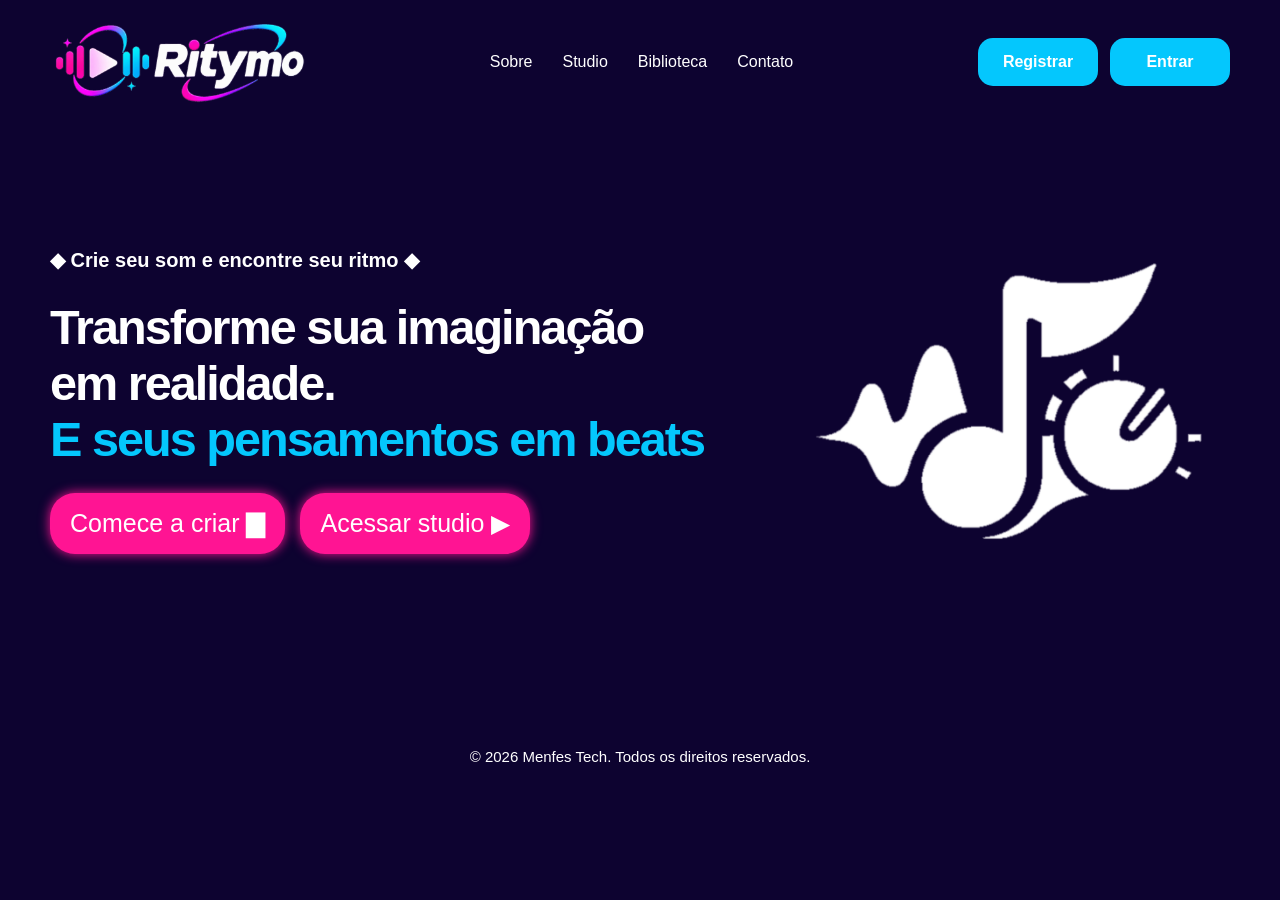
<file: index.html>
<!DOCTYPE html>
<html lang="pt-br">
<head>
    <meta charset="UTF-8">
    <meta name="viewport" content="width=device-width, initial-scale=1.0">
    <title>Ritymo</title>
    <link rel="stylesheet" href="style.css">
</head>

<body>

    <header>
        <!-- Logo -->
        <div class="logo-area">
            <img src="logo.png" alt="Logo do Ritymo" class="logo">
        </div>

        <!-- Menu -->
        <nav class="menu">
            <a href="sobre.html">Sobre</a>
            <a href="studio.html">Studio</a>
            <a href="bibli.html">Biblioteca</a>
            <a href="contato.html">Contato</a>
        </nav>

        <!-- Botões de login -->
        <div class="botoes-login">
            <button class="botao-conta"
                onclick="window.location.href='criar.html'">
                Registrar
            </button>

            <button class="botao-entrar"
                onclick="window.location.href='entrar.html'">
                Entrar
            </button>
        </div>
    </header>

    <main>
        <!-- Conteúdo principal -->
        <section class="hero">

            <div class="hero-texto">
                <h2 class="subtitulo">
                    ◆ Crie seu som e encontre seu ritmo ◆
                </h2>

                <h1 class="titulo">
                    Transforme sua imaginação<br>
                    em realidade.<br>
                    <span>E seus pensamentos em beats</span>
                </h1>

                <!-- Botões principais -->
                <div class="botoes">
                    <button class="botao-criar"
                        onclick="window.location.href='criar.html'">
                        Comece a criar ▇
                    </button>

                    <button class="botao-studio"
                        onclick="window.location.href='studio.html'">
                        Acessar studio ▶
                    </button>
                </div>
            </div>

            <!-- Imagem -->
            <div class="hero-imagem">
                <img src="simbolo.png" alt="Símbolo do Ritymo">
            </div>

        </section>
    </main>

    <!-- Rodapé -->
    <footer class="rodape">
        © 2026 Menfes Tech. Todos os direitos reservados.
    </footer>

</body>
</html>
</file>
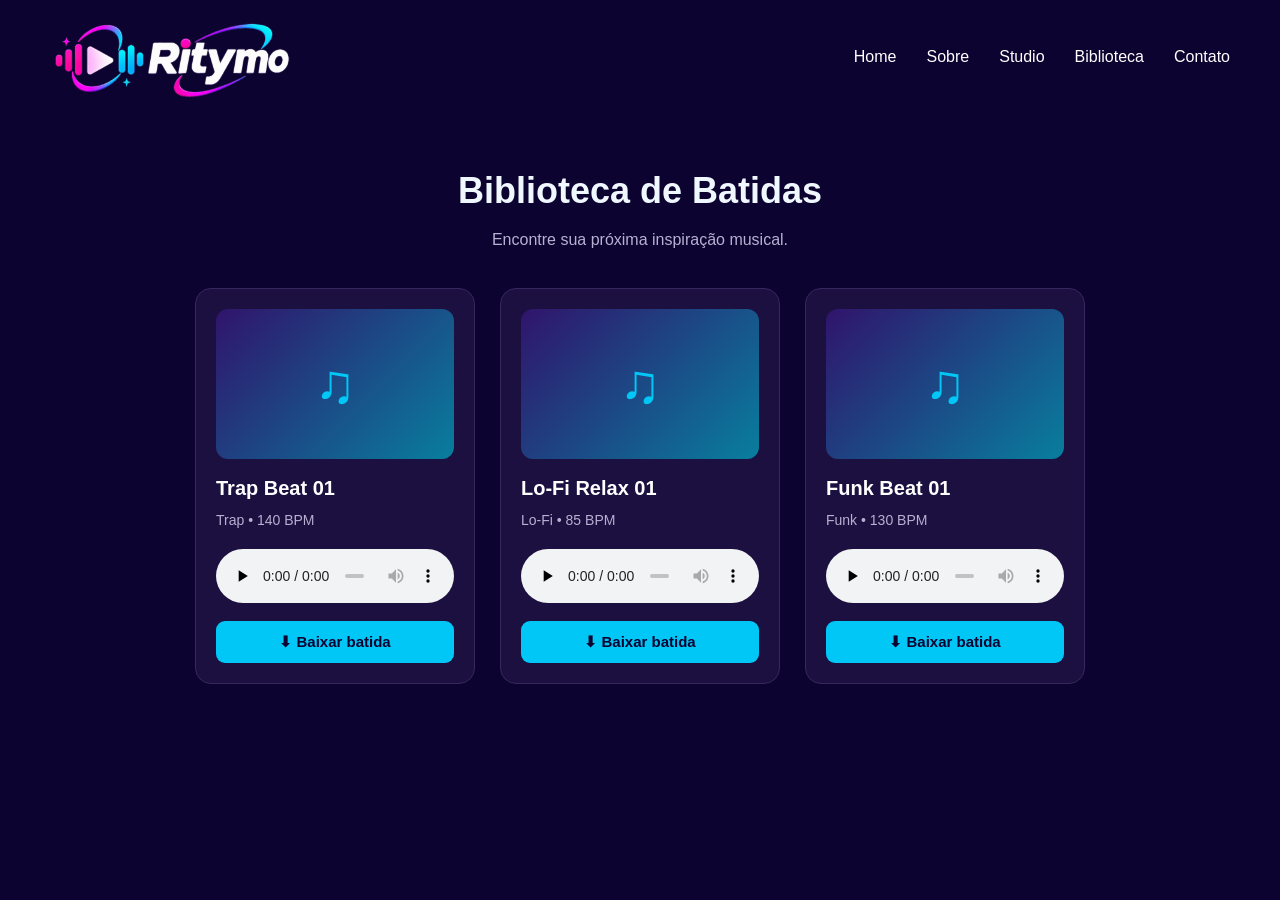
<file: bibli.html>
<!DOCTYPE html>
<html lang="pt-br">
<head>
    <meta charset="UTF-8">
    <meta name="viewport" content="width=device-width, initial-scale=1.0">
    <title>Ritymo - Biblioteca</title>
    <link rel="stylesheet" href="bibli.css">
</head>
<body>

    <div id="alertaUsuario" class="alerta-usuario" role="status" hidden></div>

    <header>
        <!-- Logo -->
        <div class="logo-area">
            <img src="logo.png" alt="Logo do site" class="logo">
        </div>

        <!-- Menu -->
        <nav class="menu">
            <a href="index.html">Home</a>
            <a href="sobre.html">Sobre</a>
            <a href="studio.html">Studio</a>
            <a href="bibli.html">Biblioteca</a>
            <a href="contato.html">Contato</a>
        </nav>
    </header>

    <!-- Conteúdo da biblioteca -->
    <main>
        <h1>Biblioteca de Batidas</h1>
        <p>Encontre sua próxima inspiração musical.</p>

        <section id="listaBatidas" class="lista-batidas">
        </section>
    </main>

    <script src="biblioteca.js"></script>

</body>
</html>
</file>
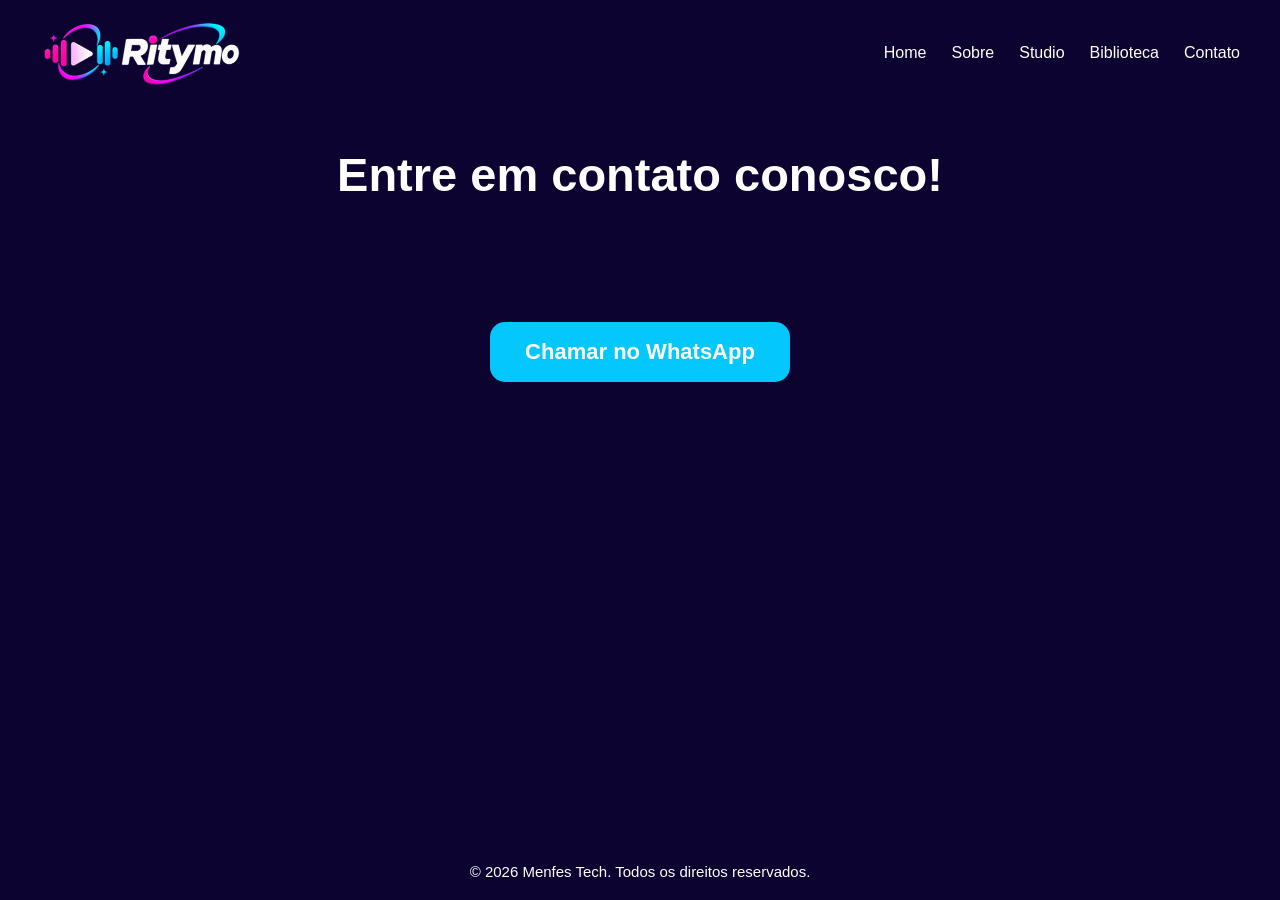
<file: contato.html>
<!DOCTYPE html>
<html lang="pt-br">
<head>
    <meta charset="UTF-8">
    <meta name="viewport" content="width=device-width, initial-scale=1.0">

    <title>Ritymo - Contato</title>

    <link rel="stylesheet" href="contato.css">
</head>

<body>

    <header>
        <!-- Logo -->
        <div class="logo-area">
            <img src="logo.png" alt="Logo do Ritymo" class="logo">
        </div>

        <!-- Menu -->
        <nav class="menu">
            <a href="index.html">Home</a>
            <a href="sobre.html">Sobre</a>
            <a href="studio.html">Studio</a>
            <a href="bibli.html">Biblioteca</a>
            <a href="contato.html">Contato</a>
        </nav>
    </header>

    <!-- Conteúdo principal -->
    <main class="conteudo-contato">
        <h1 class="descricao">
            Entre em contato conosco!
        </h1>

        <a
            class="botao-whatsapp"
            href="https://wa.me/5511999999999"
            target="_blank"
            rel="noopener noreferrer"
        >
            Chamar no WhatsApp
        </a>
    </main>
    <script type="module">
  var myLandbot = new Landbot.Livechat({
    configUrl: 'https://storage.googleapis.com/landbot.online/v3/H-3534070-WK74FCH0W5KQUWKD/index.json',
  });
</script>

    <!-- Rodapé -->
    <footer class="rodape">
        <p>© 2026 Menfes Tech. Todos os direitos reservados.</p>
    </footer>


</body>
</html>
</file>
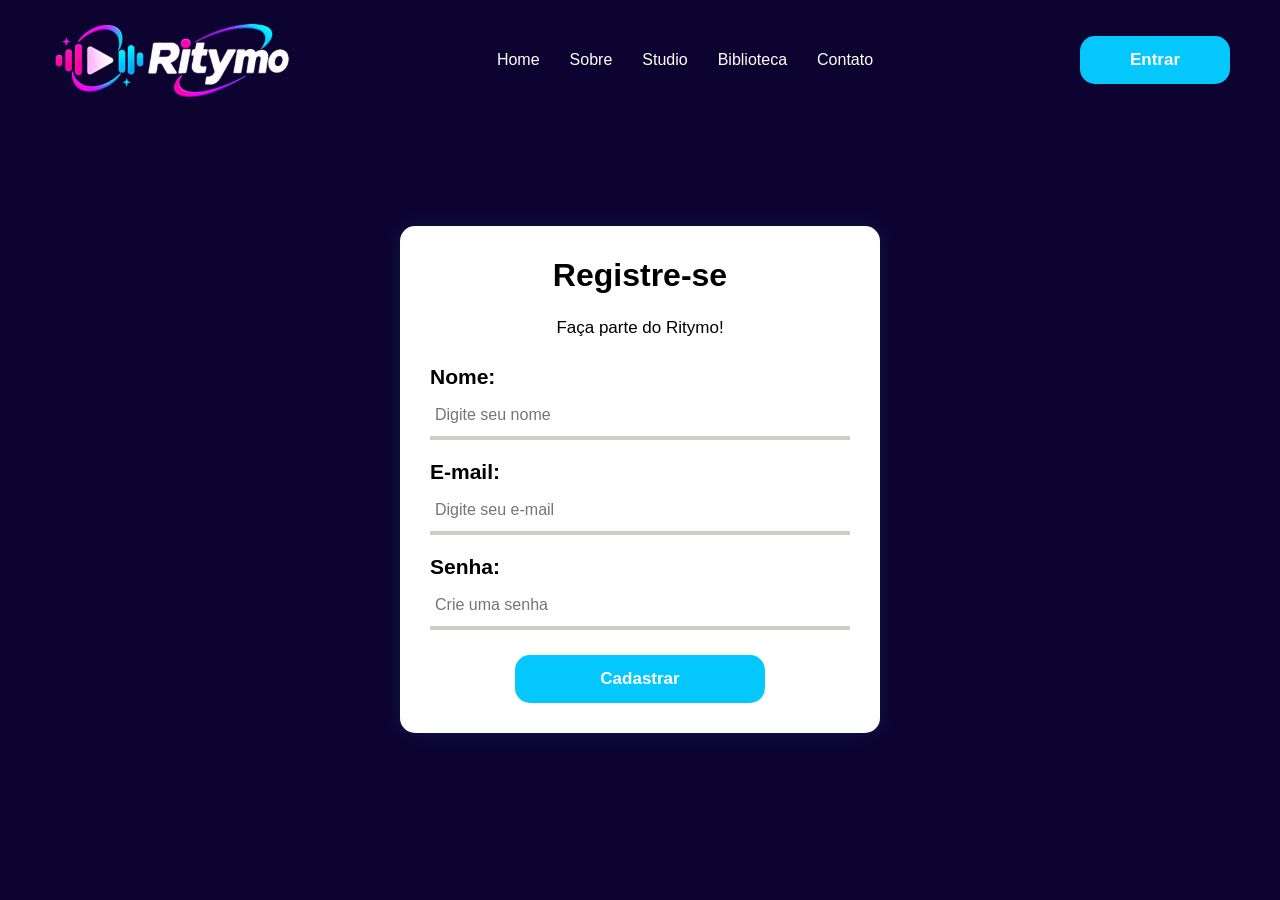
<file: criar.html>
<!DOCTYPE html>
<html lang="pt-br">
<head>
    <meta charset="UTF-8">
    <meta name="viewport" content="width=device-width, initial-scale=1.0">
    <title>Ritymo - Criar conta</title>
    <link rel="stylesheet" href="entrar.css">
</head>
<body>

    <header>
        <!-- Logo -->
        <div class="logo-area">
            <img src="logo.png" alt="Logo do site" class="logo">
        </div>

        <!-- Menu -->
        <nav class="menu">
            <a href="index.html">Home</a>
            <a href="sobre.html">Sobre</a>
            <a href="studio.html">Studio</a>
            <a href="bibli.html">Biblioteca</a>
            <a href="contato.html">Contato</a>
        </nav>

        <!-- Botões -->

            <button class="botao-entrar" type="button"
                onclick="window.location.href='entrar.html'">
                Entrar
            </button>
        </div>
    </header>

    <!-- Formulário de cadastro -->
    <main class="pagina-criar">

        <form class="formulario" id="formCriar">

            <h1>Registre-se</h1>
            <p>Faça parte do Ritymo!</p>

            <div class="campo">
                <label for="nome">Nome:</label>
                <input
                    type="text"
                    id="nome"
                    name="nome"
                    placeholder="Digite seu nome"
                    required
                >
            </div>

            <div class="campo">
                <label for="email">E-mail:</label>
                <input
                    type="email"
                    id="email"
                    name="email"
                    placeholder="Digite seu e-mail"
                    required
                >
            </div>

            <div class="campo">
                <label for="senha">Senha:</label>
                <input
                    type="password"
                    id="senha"
                    name="senha"
                    placeholder="Crie uma senha"
                    required
                >
            </div>

            <div class="cadastrar-tudo">
                <button class="botao-cadastrar" type="submit">
                    Cadastrar
                </button>
            </div>

        </form>

    </main>

    <script>
        const formulario = document.getElementById("formCriar");

        formulario.addEventListener("submit", function(evento) {
            evento.preventDefault();

            const nome = document.getElementById("nome").value.trim();
            const email = document.getElementById("email").value.trim();
            const senha = document.getElementById("senha").value;

            if (!nome || !email || !senha) {
                alert("Preencha todos os campos!");
                return;
            }

            sessionStorage.setItem("nomeUsuario", nome);

            alert("Você cadastrou no Ritymo!");

            window.location.href = "studio.html";
        });
    </script>

</body>
</html>
</file>
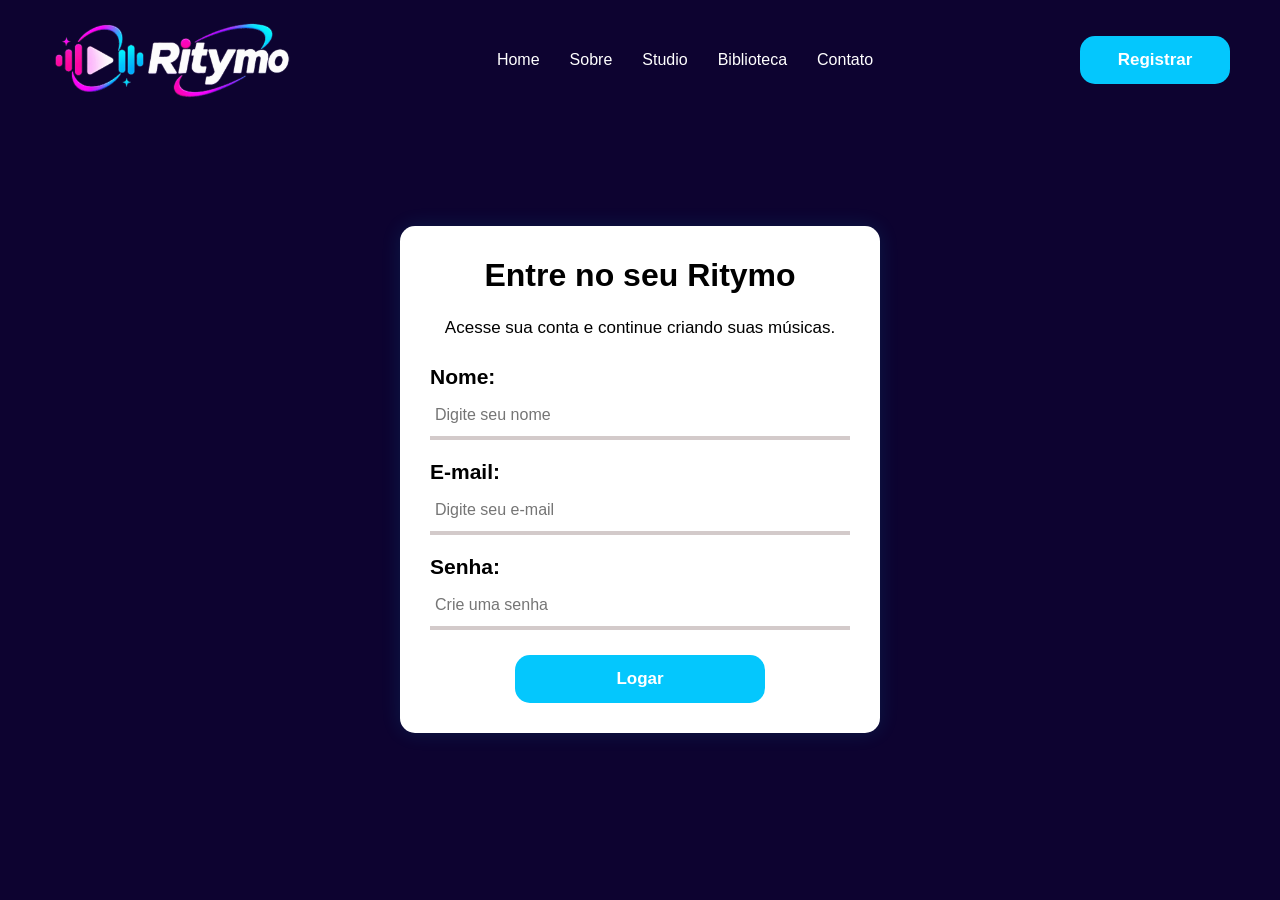
<file: entrar.html>
<!DOCTYPE html>
<html lang="pt-br">
<head>
    <meta charset="UTF-8">
    <meta name="viewport" content="width=device-width, initial-scale=1.0">
    <title>Ritymo - Criar conta</title>
    <link rel="stylesheet" href="entrar.css">
</head>
<body>

    <header>
        <!-- Logo -->
        <div class="logo-area">
            <img src="logo.png" alt="Logo do site" class="logo">
        </div>

        <!-- Menu -->
        <nav class="menu">
            <a href="index.html">Home</a>
            <a href="sobre.html">Sobre</a>
            <a href="studio.html">Studio</a>
            <a href="bibli.html">Biblioteca</a>
            <a href="contato.html">Contato</a>
        </nav>

        <!-- Botões -->
        <div class="botoes-login">
            <button class="botao-conta" type="button"
                onclick="window.location.href='criar.html'">
                Registrar
            </button>
        </div>
    </header>

    <!-- Formulário de cadastro -->
    <main class="pagina-criar">

        <form class="formulario" id="formCriar">

            <h1>Entre no seu Ritymo</h1>
            <p>Acesse sua conta e continue criando suas músicas.</p>

            <div class="campo">
                <label for="nome">Nome:</label>
                <input
                    type="text"
                    id="nome"
                    name="nome"
                    placeholder="Digite seu nome"
                    required
                >
            </div>

            <div class="campo">
                <label for="email">E-mail:</label>
                <input
                    type="email"
                    id="email"
                    name="email"
                    placeholder="Digite seu e-mail"
                    required
                >
            </div>

            <div class="campo">
                <label for="senha">Senha:</label>
                <input
                    type="password"
                    id="senha"
                    name="senha"
                    placeholder="Crie uma senha"
                    required
                >
            </div>

            <div class="cadastrar-tudo">
                <button class="botao-cadastrar" type="submit">
                    Logar
                </button>
            </div>

        </form>

    </main>

    <script>
        const formulario = document.getElementById("formCriar");

        formulario.addEventListener("submit", function(evento) {
            evento.preventDefault();

            const nome = document.getElementById("nome").value.trim();
            const email = document.getElementById("email").value.trim();
            const senha = document.getElementById("senha").value;

            if (!nome || !email || !senha) {
                alert("Preencha todos os campos!");
                return;
            }

            sessionStorage.setItem("nomeUsuario", nome);

            alert("Você logou no Ritymo!");

            window.location.href = "studio.html";
        });
    </script>
     
</body>
</html>
</file>
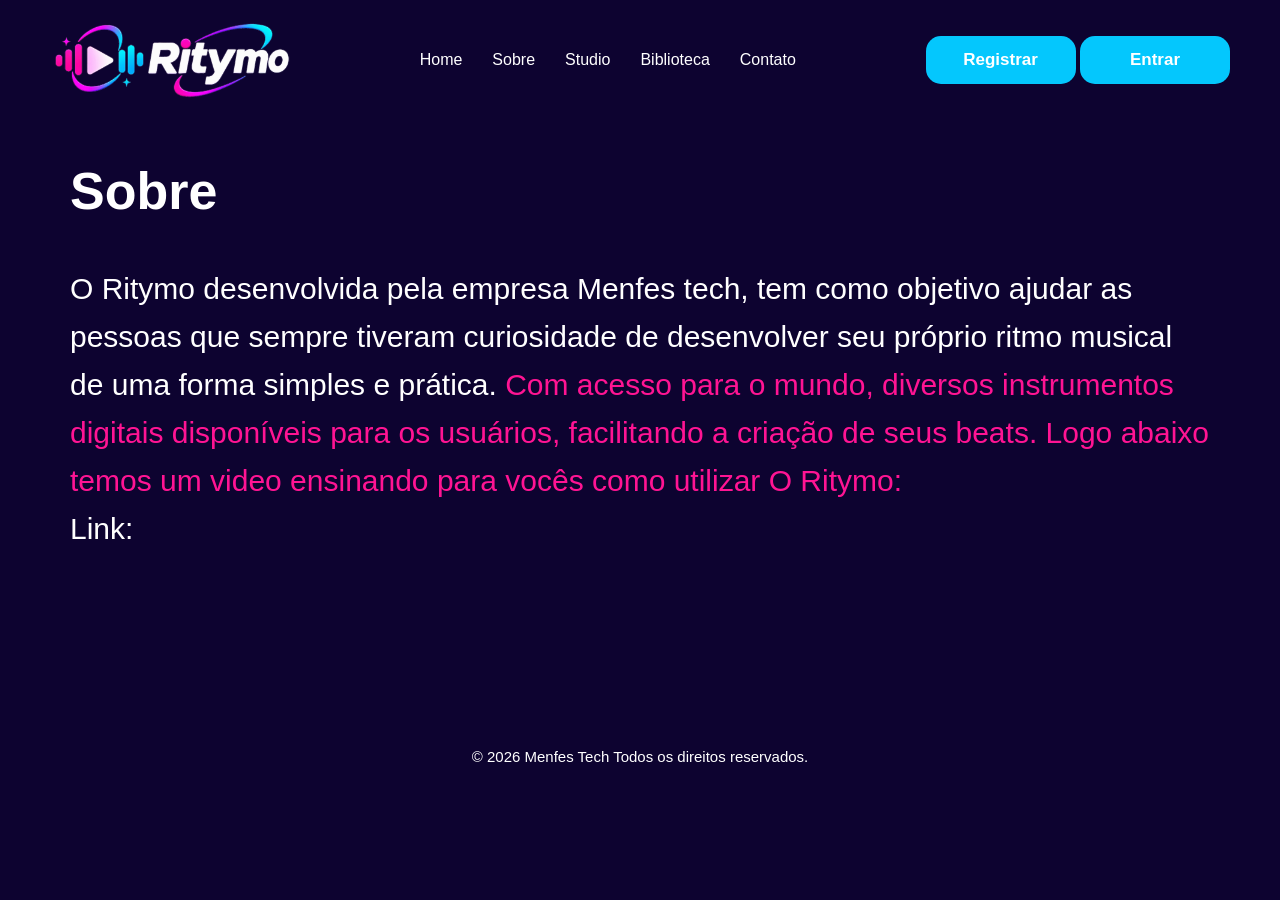
<file: sobre.html>
<!DOCTYPE html>
<html lang="pt-br">
<head>
    <meta charset="UTF-8">
    <meta name="viewport" content="width=device-width, initial-scale=1.0">
    <title>Ritymo</title> 
    <link rel="stylesheet" href="sobre.css">
</head>
<body>
    <header>
        <!--Logo-->
       <div class="logo-area">
        <img src="logo.png" alt="logo do site" class="logo">
       </div>
        <!--Menu-->
       <nav class="menu">
        <a href="index.html">Home</a>

        <a href="sobre.html">Sobre</a>

        <a href="studio.html">Studio</a>

        <a href="bibli.html">Biblioteca</a>

        <a href="contato.html">Contato</a>

       </nav>
       <!--Logins-->
   <div class="botoes-login">
    <button class="botao-conta"
        onclick="window.location.href='criar.html'">
        Registrar
    </button>

    <button class="botao-entrar"
        onclick="window.location.href='entrar.html'">
        Entrar
    </button>
    </header>

<section>
    <!--Conteudo principal-->
    <main class="conteudo-sobre">
        <h1 class="titulo">
        Sobre
        </h1>
        <br>
        <h3>
           O Ritymo desenvolvida pela empresa Menfes tech, tem como objetivo ajudar as pessoas que sempre tiveram curiosidade de desenvolver seu próprio ritmo musical
           de uma forma simples e prática.
           <span> Com acesso para o mundo, diversos instrumentos digitais disponíveis para os usuários, facilitando a criação de seus beats. Logo abaixo temos um video ensinando para vocês como utilizar O Ritymo:</span>
           <p>Link:  </p>
        </h3>
        <br>
    </main>
    <footer class="rodape">
        <br>
        <!---Rodapé-->


        © 2026 Menfes Tech Todos os direitos reservados.


        <br>
        
        <script type="module">
  var myLandbot = new Landbot.Livechat({
    configUrl: 'https://storage.googleapis.com/landbot.online/v3/H-3534070-WK74FCH0W5KQUWKD/index.json',
  });
</script>

    </footer>
    
</section>
</body>
</html>
</file>
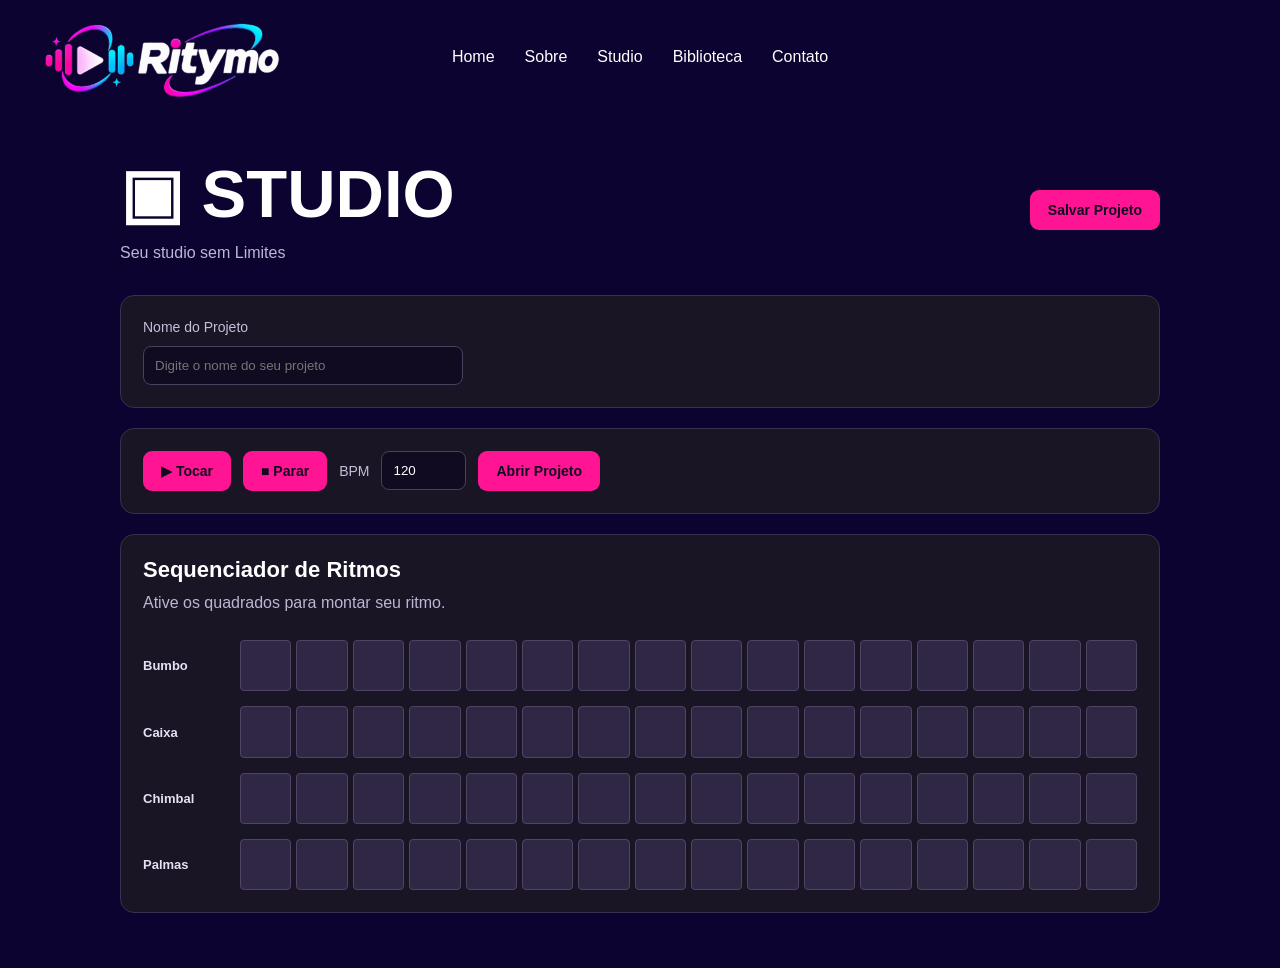
<file: studio.html>
<!DOCTYPE html>
<html lang="pt-br">
<head>
    <meta charset="UTF-8">
    <meta name="viewport" content="width=device-width, initial-scale=1.0">
    <title>Ritymo</title> 
    <link rel="stylesheet" href="studio.css">
</head>
<body>
  
   <div id="alertaUsuario" class="alerta-usuario" role="status" hidden></div>

    <header>
        <!--Logo-->
       <div class="logo-area">
        <img src="logo.png" alt="logo do site" class="logo">
       </div>
       <!--Menu-->
       <nav class="menu">

        <a href="index.html">Home</a>

        <a href="sobre.html">Sobre</a>

        <a href="studio.html">Studio</a>

        <a href="bibli.html">Biblioteca</a>

        <a href="contato.html">Contato</a>

       </nav>
    </header>
       <main class="studio">
    <header class="topbar">

    <div>
     <h1>▣ STUDIO</h1>
    <p>Seu studio sem Limites</p>
    </div>

        <button id="savebutton">Salvar Projeto</button>
    </header>

    
    <section class="projeto">
    <label for="projetoNome">Nome do Projeto</label>
    <input
        type="text"
        id="projetoNome"
        placeholder="Digite o nome do seu projeto"
    >
</section>


    <section class="botoes">
    <button type="button" id="tocar">▶ Tocar</button>
    <button type="button" id="parar">■ Parar</button>

    <label for="bpm">BPM</label>
    <input id="bpm" type="number" min="40" max="240" value="120">

    <button type="button" id="loadbutton">Abrir Projeto</button>
</section>
<input
    type="file"
    id="arquivoProjeto"
    accept=".json,.wav,audio/wav,application/json"
    hidden
>

<div id="audioImportado"></div>

   <section class="sequencia">
    <h2>Sequenciador de Ritmos</h2>
    <p>Ative os quadrados para montar seu ritmo.</p>

    <div id="beatGrid"></div>
</section>

</main>

  <script src="sequenciador.js"></script>
  <script src="projetos.js"></script>
  <script src="salvar-projeto.js"></script>
  
<script>
    const nomeUsuario = sessionStorage.getItem("nomeUsuario");

    if (nomeUsuario) {
        alert(`Você se conectou com o nome ${nomeUsuario}!`);

        sessionStorage.removeItem("nomeUsuario");
    }
</script>

<script type="module">
  var myLandbot = new Landbot.Livechat({
    configUrl: 'https://storage.googleapis.com/landbot.online/v3/H-3534070-WK74FCH0W5KQUWKD/index.json',
  });
</script>
</body>
</html>
</file>
<file: style.css>
/* =========================
   CONFIGURAÇÕES GERAIS
========================= */

* {
    box-sizing: border-box;
    margin: 0;
    padding: 0;
}

html {
    width: 100%;
}

body {
    width: 100%;
    min-height: 100vh;
    background-color: rgb(13, 3, 48);
    color: white;
    font-family: 'Franklin Gothic Medium',
        'Arial Narrow', Arial, sans-serif;
    overflow-x: hidden;
}

img {
    display: block;
    max-width: 100%;
    height: auto;
}

/* =========================
   CABEÇALHO
========================= */

header {
    background-color: rgb(13, 3, 48);
    display: flex;
    align-items: center;
    justify-content: space-between;
    gap: 25px;
    padding: 20px 50px;
}

.logo-area {
    display: flex;
    align-items: center;
    flex-shrink: 0;
}

.logo-area img {
    width: 255px;
    height: auto;
    object-fit: contain;
}

/* =========================
   MENU
========================= */

.menu {
    display: flex;
    align-items: center;
    justify-content: center;
    gap: 30px;
    font-family: 'Franklin Gothic Medium',
        'Arial Narrow', Arial, sans-serif;
}

.menu a {
    position: relative;
    color: white;
    text-decoration: none;
    white-space: nowrap;
}

.menu a::after {
    content: "";
    position: absolute;
    left: 0;
    bottom: -5px;
    width: 0;
    height: 3px;
    background-color: deeppink;
    transition: width 0.3s ease;
}

.menu a:hover::after {
    width: 100%;
}

/* =========================
   BOTÕES DE LOGIN
========================= */

.botoes-login {
    display: flex;
    align-items: center;
    justify-content: center;
    gap: 12px;
    flex-shrink: 0;
}

.botao-conta,
.botao-entrar {
    width: 120px;
    min-height: 48px;
    padding: 10px 12px;
    background-color: rgb(4, 199, 253);
    color: white;
    border: none;
    border-radius: 15px;
    font-size: 16px;
    font-weight: bold;
    cursor: pointer;
    transition: 0.3s ease;
}

.botao-conta:hover,
.botao-entrar:hover {
    background-color: rgb(110, 4, 250);
    box-shadow: 0 0 15px #00C4F7;
    transform: translateY(-3px);
}

/* =========================
   CONTEÚDO PRINCIPAL
========================= */

main {
    width: 100%;
}

.hero {
    display: flex;
    align-items: center;
    justify-content: space-between;
    gap: 30px;
    width: 100%;
    max-width: 1400px;
    margin: 0 auto;
    padding: 50px;
}

.hero-texto {
    display: flex;
    flex-direction: column;
    align-items: flex-start;
    gap: 25px;
    flex: 1;
    min-width: 0;
}

.subtitulo {
    font-size: 20px;
    color: white;
    line-height: 1.5;
}

.titulo {
    font-family: 'Franklin Gothic Medium', 'Arial Narrow', Arial, sans-serif                                                         ;
    font-size: clamp(34px, 3.8vw, 55px);
    font-weight: 800;
    line-height: 1.15;
    color: white;
    letter-spacing: -2px;
    overflow-wrap: anywhere;
}

.titulo span {
    color: rgb(4, 199, 253);
}

/* =========================
   IMAGEM PRINCIPAL
========================= */

.hero-imagem {
    flex: 0 1 38%;
    min-width: 0;
}

.hero-imagem img {
    width: 100%;
    height: auto;
    object-fit: contain;
    filter: brightness(0) invert(1);
    transition: filter 0.3s ease;
}

.hero-imagem img:hover {
    filter: brightness(0) saturate(100%)
        invert(15%) sepia(100%)
        saturate(500%) hue-rotate(265deg);
}

/* =========================
   BOTÕES PRINCIPAIS
========================= */

.botoes {
    display: flex;
    flex-wrap: wrap;
    align-items: center;
    gap: 15px;
    width: 100%;
}

.botao-criar,
.botao-studio {
    background-color: deeppink;
    color: white;
    border: none;
    border-radius: 25px;
    padding: 16px 20px;
    font-size: clamp(17px, 2vw, 25px);
    cursor: pointer;
    box-shadow: 0 0 12px deeppink;
    transition: 0.3s ease;
}

.botao-criar:hover,
.botao-studio:hover {
    background-color: rgb(110, 4, 250);
    box-shadow: 0 0 15px #00C4F7;
    transform: translateY(-3px);
}

/* =========================
   RODAPÉ
========================= */

.rodape {
    width: 100%;
    background-color: rgb(13, 3, 48);
    color: white;
    font-size: 15px;
    text-align: center;
    padding: 25px 15px;
    margin-top: 50px;
}

/* =========================
   TABLETS
========================= */

@media (max-width: 1000px) {
    header {
        flex-wrap: wrap;
        justify-content: center;
        padding: 20px;
    }

    .logo-area img {
        width: 190px;
    }

    .menu {
        gap: 20px;
    }

    .hero {
        padding: 35px 25px;
        gap: 20px;
    }

    .titulo {
        letter-spacing: -1px;
    }
}

/* =========================
   CELULARES
========================= */

@media (max-width: 600px) {
    header {
        flex-direction: column;
        align-items: center;
        gap: 22px;
        padding: 20px 15px;
    }

    .logo-area img {
        width: 180px;
    }

    .menu {
        width: 100%;
        flex-wrap: wrap;
        gap: 18px 22px;
        font-size: 15px;
    }

    .botoes-login {
        width: 100%;
        flex-wrap: wrap;
        gap: 10px;
    }

    .botao-conta,
    .botao-entrar {
        width: 130px;
    }

    .hero {
        flex-direction: column;
        align-items: center;
        text-align: center;
        gap: 25px;
        padding: 30px 20px;
    }

    .hero-texto {
        width: 100%;
        align-items: center;
        gap: 20px;
    }

    .subtitulo {
        font-size: 16px;
    }

    .titulo {
        width: 100%;
        font-size: clamp(29px, 8vw, 40px);
        line-height: 1.2;
        letter-spacing: -1px;
        overflow-wrap: anywhere;
    }

    .hero-imagem {
        flex: none;
        width: 80%;
        max-width: 300px;
    }

    .botoes {
        flex-direction: column;
        align-items: center;
        gap: 15px;
    }

    .botao-criar,
    .botao-studio {
        width: 100%;
        max-width: 320px;
        font-size: 19px;
        padding: 15px;
    }

    .rodape {
        margin-top: 25px;
        font-size: 13px;
        line-height: 1.6;
    }
}
</file>
<file: bibli.css>
* {
    box-sizing: border-box;
    margin: 0;
    padding: 0;
}

body {
    background-color: rgb(13, 3, 48);
    color: white;
    font-family: Arial, sans-serif;
    min-height: 100vh;
}


/* =========================
   CABEÇALHO
========================= */

header {
    background-color: rgb(13, 3, 48);
    display: flex;
    align-items: center;
    justify-content: space-between;
    padding: 20px 50px;
    gap: 25px;
}

.logo-area {
    display: flex;
    align-items: center;
    gap: 10px;
    flex-shrink: 0;
}

.logo-area img {
    width: 240px;
    max-width: 100%;
    height: auto;
    object-fit: contain;
    display: block;
}

h1 {
    font-family: 'Trebuchet MS', Arial, sans-serif;
    color: aliceblue;
}


/* =========================
   MENU DE NAVEGAÇÃO
========================= */

.menu {
    display: flex;
    align-items: center;
    gap: 30px;
    font-family: 'Franklin Gothic Medium',
                 'Arial Narrow', Arial, sans-serif;
}

.menu a {
    position: relative;
    color: white;
    text-decoration: none;
    padding-bottom: 5px;
}

/* Linha animada */

.menu a::after {
    content: "";
    position: absolute;
    left: 0;
    bottom: -5px;
    width: 0;
    height: 3px;
    background-color: deeppink;
    transition: width 0.3s ease;
}

.menu a:hover::after {
    width: 100%;
}


/* =========================
   BOTÕES DE LOGIN
========================= */

.botoes-login {
    display: flex;
    align-items: center;
    justify-content: center;
    gap: 15px;
    flex-shrink: 0;
}

.botao-conta,
.botao-entrar {
    width: 150px;
    min-height: 48px;
    box-sizing: border-box;

    margin: 0;
    padding: 10px 15px;

    background-color: rgb(4, 199, 253);
    color: white;

    border: none;
    border-radius: 15px;

    font-size: 16px;
    font-weight: bold;

    cursor: pointer;
    transition: 0.3s ease;

    text-align: center;
    text-decoration: none;

    display: inline-flex;
    align-items: center;
    justify-content: center;
}

.botao-conta:hover,
.botao-entrar:hover {
    background-color: rgb(110, 4, 250);
    box-shadow: 0 0 15px #00C4F7;
    transform: translateY(-3px);
}


/* =========================
   CONTEÚDO PRINCIPAL
========================= */

main {
    width: 90%;
    max-width: 1200px;
    margin: 50px auto;
}

/* Título da Biblioteca */

main h1 {
    font-family: 'Trebuchet MS', Arial, sans-serif;
    font-size: 36px;
    text-align: center;
    margin-bottom: 15px;
    color: aliceblue;
}

/* Descrição */

main > p {
    color: #b8b0d2;
    text-align: center;
    font-size: 16px;
    line-height: 1.6;
}


/* =========================
   LISTA DE BATIDAS
========================= */

.lista-batidas {
    display: grid;

    grid-template-columns: repeat(
        auto-fit,
        minmax(min(100%, 260px), 280px)
    );

    justify-content: center;
    align-items: stretch;

    gap: 25px;
    margin-top: 35px;
    width: 100%;
}


/* =========================
   CARD DE CADA BATIDA
========================= */

.card-batida {
    background: #1b1040;

    border: 1px solid #38265f;
    border-radius: 16px;

    padding: 20px;
    min-width: 0;
    width: 100%;

    transition: transform 0.3s ease,
                box-shadow 0.3s ease;
}

.card-batida:hover {
    transform: translateY(-5px);
    box-shadow: 0 8px 25px rgba(0, 199, 245, 0.12);
}


/* =========================
   CAPA DA BATIDA
========================= */

.capa-batida {
    height: 150px;
    width: 100%;

    display: flex;
    align-items: center;
    justify-content: center;

    border-radius: 12px;
    margin-bottom: 18px;

    font-size: 55px;
    color: #00c7f5;

    background: linear-gradient(
        135deg,
        #30146c,
        #087e9e
    );
}


/* =========================
   NOME E INFORMAÇÕES
========================= */

.card-batida h3 {
    color: white;
    font-size: 20px;
    margin-bottom: 10px;
}

.card-batida p {
    color: #b8b0d2;
    font-size: 14px;
    margin-bottom: 18px;
    line-height: 1.5;
}


/* =========================
   PLAYER DE ÁUDIO
========================= */

.card-batida audio {
    display: block;
    width: 100%;
    max-width: 100%;
    margin-bottom: 18px;
}


/* =========================
   BOTÃO DE DOWNLOAD
========================= */

.botao-download {
    display: flex;
    align-items: center;
    justify-content: center;

    width: 100%;
    padding: 12px;

    text-align: center;
    text-decoration: none;
    font-weight: bold;
    font-size: 15px;

    color: #0d0330;
    background: #00c7f5;

    border-radius: 9px;
    transition: 0.3s ease;
}

.botao-download:hover {
    background: #8a5cff;
    color: white;
    box-shadow: 0 0 15px rgba(138, 92, 255, 0.4);
}


/* =========================
   RESPONSIVIDADE
========================= */

@media (max-width: 1000px) {
    header {
        padding: 20px 25px;
        flex-wrap: wrap;
    }

    .logo-area img {
        width: 180px;
    }

    .menu {
        gap: 20px;
    }

    .botao-conta,
    .botao-entrar {
        width: auto;
        min-width: 100px;
    }
}

@media (max-width: 650px) {
    header {
        justify-content: center;
        flex-direction: column;
        padding: 20px;
    }

    .logo-area img {
        width: 180px;
    }

    .menu {
        justify-content: center;
        flex-wrap: wrap;
    }

    .botoes-login {
        flex-wrap: wrap;
    }

    main {
        width: 92%;
        margin: 35px auto;
    }

    main h1 {
        font-size: 28px;
    }

    .lista-batidas {
        grid-template-columns: minmax(0, 1fr);
        max-width: 360px;
        margin-left: auto;
        margin-right: auto;
    }
}
</file>
<file: contato.css>
/* =========================
   CONFIGURAÇÕES GERAIS
========================= */

* {
    box-sizing: border-box;
    margin: 0;
    padding: 0;
}

body {
    background-color: rgb(13, 3, 48);
    color: white;
    font-family: Arial, sans-serif;
    min-height: 100vh;
    display: flex;
    flex-direction: column;
}

/* =========================
   CABEÇALHO
========================= */

header {
    background-color: rgb(13, 3, 48);
    display: flex;
    align-items: center;
    justify-content: space-between;
    gap: 25px;
    padding: 20px 40px;
}

.logo-area {
    display: flex;
    align-items: center;
    flex-shrink: 0;
}

.logo-area img {
    width: 200px;
    max-width: 100%;
    height: auto;
    object-fit: contain;
    display: block;
}

/* =========================
   MENU
========================= */

.menu {
    display: flex;
    align-items: center;
    justify-content: center;
    gap: 25px;
    flex-wrap: wrap;
    font-family: 'Franklin Gothic Medium',
                 'Arial Narrow', Arial, sans-serif;
}

.menu a {
    position: relative;
    color: white;
    text-decoration: none;
    font-size: 16px;
}

.menu a::after {
    content: "";
    position: absolute;
    left: 0;
    bottom: -5px;
    width: 0;
    height: 3px;
    background-color: deeppink;
    transition: width 0.3s ease;
}

.menu a:hover::after {
    width: 100%;
}

/* =========================
   TÍTULO
========================= */

.descricao {
    font-family: 'Franklin Gothic Medium',
                 'Arial Narrow', Arial, sans-serif;
    text-align: center;
    padding: 20px;
    color: white;
    font-size: 47px;
    margin-top: 20px;
}

/* =========================
   BOTÃO WHATSAPP
========================= */

.botao-whatsapp {
    width: min(300px, calc(100% - 40px));
    min-height: 60px;
    font-family: 'Franklin Gothic Medium',
                 'Arial Narrow', Arial, sans-serif;

    margin: 100px auto 0;
    background-color: rgb(4, 199, 253);
    color: white;
    border: none;
    border-radius: 15px;
    padding: 15px 20px;

    font-size: 22px;
    font-weight: bold;
    cursor: pointer;
    text-align: center;
    text-decoration: none;
    white-space: normal;

    display: flex;
    align-items: center;
    justify-content: center;

    transition: 0.3s ease;
}

.botao-whatsapp:hover {
    background-color: rgb(110, 4, 250);
    box-shadow: 0 0 15px #00C4F7;
    transform: translateY(-3px);
}

/* =========================
   RODAPÉ
========================= */

.rodape {
    background-color: rgb(13, 3, 48);
    color: white;
    font-size: 15px;
    text-align: center;
    padding: 20px;
    margin-top: auto;
}

/* =========================
   TABLETS
========================= */

@media (max-width: 900px) {
    header {
        flex-direction: column;
        padding: 20px;
        gap: 25px;
    }

    .logo-area img {
        width: 180px;
    }

    .menu {
        gap: 20px;
    }

    .descricao {
        font-size: 38px;
    }

    .botao-whatsapp {
        margin-top: 70px;
    }
}

/* =========================
   CELULARES
========================= */

@media (max-width: 600px) {
    header {
        padding: 20px 15px;
        gap: 25px;
    }

    .logo-area img {
        width: 160px;
    }

    .menu {
        width: 100%;
        gap: 18px 22px;
        justify-content: center;
    }

    .menu a {
        font-size: 15px;
    }

    .descricao {
        font-size: 30px;
        line-height: 1.3;
        padding: 15px 20px;
        margin-top: 25px;
    }

    .botao-whatsapp {
        width: calc(100% - 40px);
        max-width: 300px;
        min-height: 55px;
        margin-top: 60px;
        padding: 14px 15px;
        font-size: 19px;
    }

    .rodape {
        font-size: 13px;
        line-height: 1.5;
        padding: 20px 15px;
    }
}
</file>
<file: entrar.css>
/* =========================
   CONFIGURAÇÕES GERAIS
========================= */

* {
    box-sizing: border-box;
    margin: 0;
    padding: 0;
}

html {
    width: 100%;
}

body {
    width: 100%;
    min-height: 100vh;
    background-color: rgb(13, 3, 48);
    font-family: 'Franklin Gothic Medium',
        'Arial Narrow', Arial, sans-serif;
    overflow-x: hidden;
}

/* =========================
   CABEÇALHO
========================= */

header {
    background-color: rgb(13, 3, 48);
    display: flex;
    align-items: center;
    justify-content: space-between;
    gap: 25px;
    padding: 20px 50px;
}

.logo-area {
    display: flex;
    align-items: center;
    flex-shrink: 0;
}

.logo-area img {
    width: 240px;
    max-width: 100%;
    height: auto;
    object-fit: contain;
    display: block;
}

/* =========================
   MENU
========================= */

.menu {
    display: flex;
    align-items: center;
    justify-content: center;
    gap: 30px;
    font-family: 'Franklin Gothic Medium',
        'Arial Narrow', Arial, sans-serif;
}

.menu a {
    position: relative;
    color: white;
    text-decoration: none;
    white-space: nowrap;
}

/* Linha animada */

.menu a::after {
    content: "";
    position: absolute;
    left: 0;
    bottom: -5px;
    width: 0;
    height: 3px;
    background-color: deeppink;
    transition: width 0.3s ease;
}

.menu a:hover::after {
    width: 100%;
}

/* =========================
   BOTÃO DO CABEÇALHO
========================= */

.botao-conta,
.botao-entrar {
    width: 150px;
    min-height: 48px;
    margin: 0;
    background-color: rgb(4, 199, 253);
    color: white;
    border: none;
    border-radius: 15px;
    padding: 10px 15px;
    font-size: 17px;
    font-weight: bold;
    cursor: pointer;
    transition: 0.3s ease;
    text-align: center;
    white-space: nowrap;
    display: inline-flex;
    align-items: center;
    justify-content: center;
}

.botao-conta:hover,
.botao-entrar:hover {
    background-color: rgb(110, 4, 250);
    box-shadow: 0 0 15px #00C4F7;
    transform: translateY(-3px);
}

/* =========================
   ÁREA DO FORMULÁRIO
========================= */

.pagina-criar {
    display: flex;
    justify-content: center;
    align-items: center;
    width: 100%;
    min-height: 80vh;
    padding: 30px 15px;
}

/* Cartão branco */

.formulario {
    background-color: white;
    width: 100%;
    max-width: 480px;
    padding: 30px;
    border-radius: 15px;
    color: black;
    box-shadow: 0 0 20px rgba(4, 199, 253, 0.12);
}

/* =========================
   TÍTULO E DESCRIÇÃO
========================= */

.formulario h1 {
    text-align: center;
    font-size: 32px;
    line-height: 1.2;
    margin: 0 0 20px;
    overflow-wrap: break-word;
}

.formulario p {
    text-align: center;
    font-size: 17px;
    line-height: 1.5;
    margin: 0 0 25px;
}

/* =========================
   CAMPOS
========================= */

.campo {
    display: flex;
    flex-direction: column;
    width: 100%;
    margin-bottom: 20px;
    border-bottom: 4px solid rgb(211, 202, 202);
}

.campo label {
    font-size: 21px;
    font-weight: bold;
    margin-bottom: 5px;
}

.campo input {
    border: none;
    outline: none;
    padding: 12px 5px;
    font-size: 16px;
    background-color: transparent;
    width: 100%;
    min-width: 0;
}

/* Destaque ao selecionar um campo */

.campo:focus-within {
    border-bottom-color: rgb(4, 199, 253);
}

/* =========================
   BOTÃO DO FORMULÁRIO
========================= */

.cadastrar-tudo {
    display: flex;
    justify-content: center;
    width: 100%;
    margin-top: 25px;
}

.botao-cadastrar {
    width: 100%;
    max-width: 250px;
    min-height: 48px;
    margin: 0;
    background-color: rgb(4, 199, 253);
    color: white;
    border: none;
    border-radius: 15px;
    padding: 10px 15px;
    font-size: 17px;
    font-weight: bold;
    cursor: pointer;
    transition: 0.3s ease;
    text-align: center;
    display: inline-flex;
    align-items: center;
    justify-content: center;
}

.botao-cadastrar:hover {
    background-color: rgb(110, 4, 250);
    box-shadow: 0 0 15px #00C4F7;
    transform: translateY(-3px);
}

/* =========================
   TABLETS
========================= */

@media (max-width: 1000px) {
    header {
        flex-wrap: wrap;
        justify-content: center;
        padding: 20px;
        gap: 25px;
    }

    .logo-area img {
        width: 190px;
    }

    .menu {
        flex-wrap: wrap;
        gap: 20px;
    }
}

/* =========================
   CELULARES
========================= */

@media (max-width: 600px) {
    header {
        flex-direction: column;
        align-items: center;
        padding: 20px 15px;
        gap: 22px;
    }

    .logo-area {
        justify-content: center;
        width: 100%;
    }

    .logo-area img {
        width: 180px;
    }

    .menu {
        width: 100%;
        flex-wrap: wrap;
        justify-content: center;
        gap: 18px 22px;
        font-size: 15px;
    }

    .botao-conta,
    .botao-entrar {
        width: 130px;
        min-height: 44px;
        font-size: 15px;
    }

    .pagina-criar {
        min-height: auto;
        padding: 30px 15px;
    }

    .formulario {
        width: 100%;
        max-width: 420px;
        padding: 25px 20px;
        border-radius: 15px;
    }

    .formulario h1 {
        font-size: clamp(25px, 7vw, 30px);
        margin-bottom: 15px;
    }

    .formulario p {
        font-size: 15px;
        margin-bottom: 25px;
    }

    .campo label {
        font-size: 19px;
    }

    .campo input {
        font-size: 16px;
        padding: 12px 5px;
    }

    .botao-cadastrar {
        width: 100%;
        max-width: none;
        min-height: 48px;
    }
}

/* Celulares bem estreitos */

@media (max-width: 360px) {
    .formulario {
        padding: 22px 16px;
    }

    .menu {
        gap: 16px;
        font-size: 14px;
    }
}
</file>
<file: sobre.css>
/* =========================
   CONFIGURAÇÕES GERAIS
========================= */

* {
    box-sizing: border-box;
    margin: 0;
    padding: 0;
}

html {
    width: 100%;
}

body {
    width: 100%;
    min-height: 100vh;
    background-color: rgb(13, 3, 48);
    font-family: 'Franklin Gothic Medium',
        'Arial Narrow', Arial, sans-serif;
    overflow-x: hidden;
}

/* =========================
   CABEÇALHO
========================= */

header {
    background-color: rgb(13, 3, 48);
    display: flex;
    align-items: center;
    justify-content: space-between;
    gap: 25px;
    padding: 20px 50px;
}

.logo-area {
    display: flex;
    align-items: center;
    flex-shrink: 0;
}

.logo-area img {
    width: 240px;
    max-width: 100%;
    height: auto;
    object-fit: contain;
    display: block;
}

/* =========================
   MENU
========================= */

.menu {
    display: flex;
    align-items: center;
    justify-content: center;
    gap: 30px;
    font-family: 'Franklin Gothic Medium',
        'Arial Narrow', Arial, sans-serif;
}

.menu a {
    position: relative;
    color: white;
    text-decoration: none;
    white-space: nowrap;
}

/* Linha animada */

.menu a::after {
    content: "";
    position: absolute;
    left: 0;
    bottom: -5px;
    width: 0;
    height: 3px;
    background-color: deeppink;
    transition: width 0.3s ease;
}

.menu a:hover::after {
    width: 100%;
}

/* =========================
   BOTÕES DE LOGIN
========================= */

.botao-conta,
.botao-entrar {
    width: 150px;
    min-height: 48px;
    box-sizing: border-box;
    margin: 0;
    background-color: rgb(4, 199, 253);
    color: white;
    border: none;
    border-radius: 15px;
    padding: 10px 15px;
    font-size: 17px;
    font-weight: bold;
    cursor: pointer;
    transition: 0.3s ease;
    text-align: center;
    display: inline-flex;
    align-items: center;
    justify-content: center;
    flex-shrink: 0;
}

.botao-conta:hover,
.botao-entrar:hover {
    background-color: rgb(110, 4, 250);
    box-shadow: 0 0 15px #00C4F7;
    transform: translateY(-3px);
}

/* =========================
   CONTEÚDO SOBRE
========================= */

.conteudo-sobre {
    width: 100%;
    max-width: 1200px;
    margin: 0 auto;
    padding: 40px 30px;
    font-family: 'Franklin Gothic Medium',
        'Arial Narrow', Arial, sans-serif;
}

.conteudo-sobre h1 {
    color: white;
    font-size: 52px;
    line-height: 1.2;
    margin-bottom: 25px;
}

.conteudo-sobre h3 {
    color: white;
    font-size: 30px;
    line-height: 1.6;
    font-weight: normal;
    overflow-wrap: break-word;
}

.conteudo-sobre span {
    color: deeppink;
}

/* =========================
   RODAPÉ
========================= */

.rodape {
    background-color: rgb(13, 3, 48);
    color: white;
    font-size: 15px;
    margin-top: 100px;
    padding: 20px;
    text-align: center;
}

/* =========================
   TABLETS
========================= */

@media (max-width: 1000px) {

    header {
        flex-wrap: wrap;
        justify-content: center;
        padding: 20px;
        gap: 25px;
    }

    .logo-area img {
        width: 190px;
    }

    .menu {
        gap: 22px;
        flex-wrap: wrap;
    }

    .botao-conta,
    .botao-entrar {
        width: 130px;
    }

    .conteudo-sobre h1 {
        font-size: 44px;
    }

    .conteudo-sobre h3 {
        font-size: 26px;
    }
}

/* =========================
   CELULARES
========================= */

@media (max-width: 600px) {

    header {
        flex-direction: column;
        align-items: center;
        padding: 20px 15px;
        gap: 22px;
    }

    .logo-area {
        justify-content: center;
        width: 100%;
    }

    .logo-area img {
        width: 180px;
    }

    .menu {
        width: 100%;
        display: flex;
        flex-wrap: wrap;
        justify-content: center;
        gap: 18px 22px;
        font-size: 15px;
    }

    .botao-conta,
    .botao-entrar {
        width: 130px;
        min-height: 44px;
        font-size: 15px;
    }

    /* Texto adaptado para a largura do celular */

    .conteudo-sobre {
        padding: 30px 20px;
        text-align: left;
    }

    .conteudo-sobre h1 {
        font-size: clamp(32px, 9vw, 42px);
        margin-bottom: 20px;
    }

    .conteudo-sobre h3 {
        font-size: 19px;
        line-height: 1.7;
        font-weight: normal;
        overflow-wrap: break-word;
    }

    .conteudo-sobre span {
        color: deeppink;
    }

    .rodape {
        margin-top: 40px;
        padding: 20px 15px;
        font-size: 13px;
        line-height: 1.6;
    }
}
</file>
<file: studio.css>
/* =========================
   CONFIGURAÇÕES GERAIS
========================= */

* {
    box-sizing: border-box;
    margin: 0;
    padding: 0;
}

body {
    font-family: Arial, sans-serif;
    background-color: rgb(13, 3, 48);
    color: white;
    min-height: 100vh;
}

/* =========================
   CABEÇALHO
========================= */

body > header {
    width: 100%;
    background-color: rgb(13, 3, 48);

    display: flex;
    align-items: center;
    justify-content: space-between;

    padding: 20px 40px;
    position: relative;
}

/* Logo */

.logo-area {
    display: flex;
    align-items: center;
    flex-shrink: 0;
}

.logo-area img {
    width: 240px;
    max-width: 100%;
    height: auto;
    object-fit: contain;
    display: block;
}

/* Menu centralizado */

.menu {
    display: flex;
    align-items: center;
    justify-content: center;
    gap: 30px;

    position: absolute;
    left: 50%;
    transform: translateX(-50%);

    font-family: 'Franklin Gothic Medium',
        'Arial Narrow', Arial, sans-serif;
}

.menu a {
    position: relative;
    color: white;
    text-decoration: none;
    white-space: nowrap;
    padding-bottom: 5px;
}

/* Linha animada */

.menu a::after {
    content: "";
    position: absolute;
    left: 0;
    bottom: 0;

    width: 0;
    height: 3px;

    background-color: deeppink;
    transition: width 0.3s ease;
}

.menu a:hover::after {
    width: 100%;
}

/* Botões de cadastro e login */

.botao-conta,
.botao-entrar {
    width: 170px;
    height: 48px;
    flex-shrink: 0;

    background-color: rgb(4, 199, 253);
    color: white;

    border: none;
    border-radius: 15px;
    padding: 0 10px;

    font-size: 16px;
    font-weight: bold;
    font-family: Arial, sans-serif;

    cursor: pointer;
    transition: 0.3s ease;

    display: inline-flex;
    align-items: center;
    justify-content: center;

    white-space: nowrap;
}

.botao-conta:hover,
.botao-entrar:hover {
    background-color: rgb(110, 4, 250);
    box-shadow: 0 0 15px #00C4F7;
    transform: translateY(-3px);
}

/* =========================
   STUDIO
========================= */

.studio {
    width: 100%;
    max-width: 1100px;

    margin: 0 auto;
    padding: 35px 30px;
}

.studio .topbar {
    width: 100%;

    display: flex;
    align-items: center;
    justify-content: space-between;
    flex-wrap: wrap;
    gap: 20px;

    margin-bottom: 30px;
}

.studio h1 {
    color: white;
    font-family: 'Franklin Gothic Medium',
        'Arial Narrow', Arial, sans-serif;
    font-size: 67px;
    margin-bottom: 8px;
}

.studio p {
    color: #bdb6d4;
    margin-top: 8px;
    line-height: 1.5;
}

/* Caixas do Studio */

.projeto,
.botoes,
.sequencia {
    width: 100%;

    background-color: #191525;
    border: 1px solid #39304f;
    border-radius: 14px;

    padding: 22px;
    margin-bottom: 20px;
}

/* Textos dos campos */

.projeto label,
.botoes label {
    color: #c5bfd9;
    font-size: 14px;
}

/* Campos de entrada */

.projeto input,
.botoes input {
    background-color: #100b20;
    color: white;

    border: 1px solid #49405f;
    border-radius: 8px;

    padding: 11px;
    font-family: Arial, sans-serif;
}

.projeto input {
    display: block;
    width: min(100%, 320px);
    margin-top: 10px;
}

#bpm {
    width: 85px;
    min-width: 0;
}

/* Botões do Studio */

.studio button {
    background-color: deeppink;
    color: #100b20;

    border: none;
    border-radius: 9px;
    padding: 12px 18px;

    font-family: Arial, sans-serif;
    font-size: 14px;
    font-weight: bold;

    cursor: pointer;
    transition: 0.2s ease;
}

.studio button:hover {
    background-color: #8b5cf6;
    color: white;
}

/* Alinhamento dos controles */

.studio .botoes {
    display: flex;
    align-items: center;
    justify-content: flex-start;
    flex-wrap: wrap;
    gap: 12px;
}

.studio .botoes input {
    margin: 0;
}

/* =========================
   SEQUENCIADOR DE RITMOS
========================= */

.sequencia h2 {
    color: white;
    font-size: 22px;
    margin-bottom: 8px;
}

#beatGrid {
    display: flex;
    flex-direction: column;
    gap: 15px;
    margin-top: 25px;
}

.instrument-row {
    display: grid;
    grid-template-columns: 85px minmax(0, 1fr);
    align-items: center;
    gap: 12px;
}

.instrument-name {
    color: #e6e0f4;
    font-size: 13px;
    font-weight: bold;
}

/* 16 passos de cada instrumento */

.steps {
    display: grid;
    grid-template-columns: repeat(16, minmax(0, 1fr));
    gap: 5px;
}

.studio .step {
    width: 100%;
    min-width: 0;
    aspect-ratio: 1;

    padding: 0;

    background-color: #302744;
    border: 1px solid #514366;
    border-radius: 4px;
}

.studio .step.active {
    background-color: rgb(4, 199, 253);
    border-color: rgb(4, 199, 253);
    box-shadow: 0 0 10px rgba(4, 199, 253, 0.5);
}

/* =========================
   RESPONSIVIDADE
========================= */

@media (max-width: 900px) {
    body > header {
        justify-content: center;
        flex-wrap: wrap;
        gap: 20px;
    }

    .menu {
        position: static;
        transform: none;
        order: 2;
        width: 100%;
        flex-wrap: wrap;
        gap: 20px;
    }

    .logo-area {
        justify-content: center;
        width: 100%;
    }

    .studio h1 {
        font-size: 46px;
    }
}

@media (max-width: 500px) {
    body > header {
        padding: 20px;
    }

    .menu {
        gap: 16px;
    }

    .studio {
        padding: 25px 15px;
    }

    .studio h1 {
        font-size: 36px;
    }

    .projeto,
    .botoes,
    .sequencia {
        padding: 15px;
    }

    .instrument-row {
        grid-template-columns: 65px minmax(0, 1fr);
        gap: 8px;
    }

    .steps {
        gap: 3px;
    }
}
</file>
